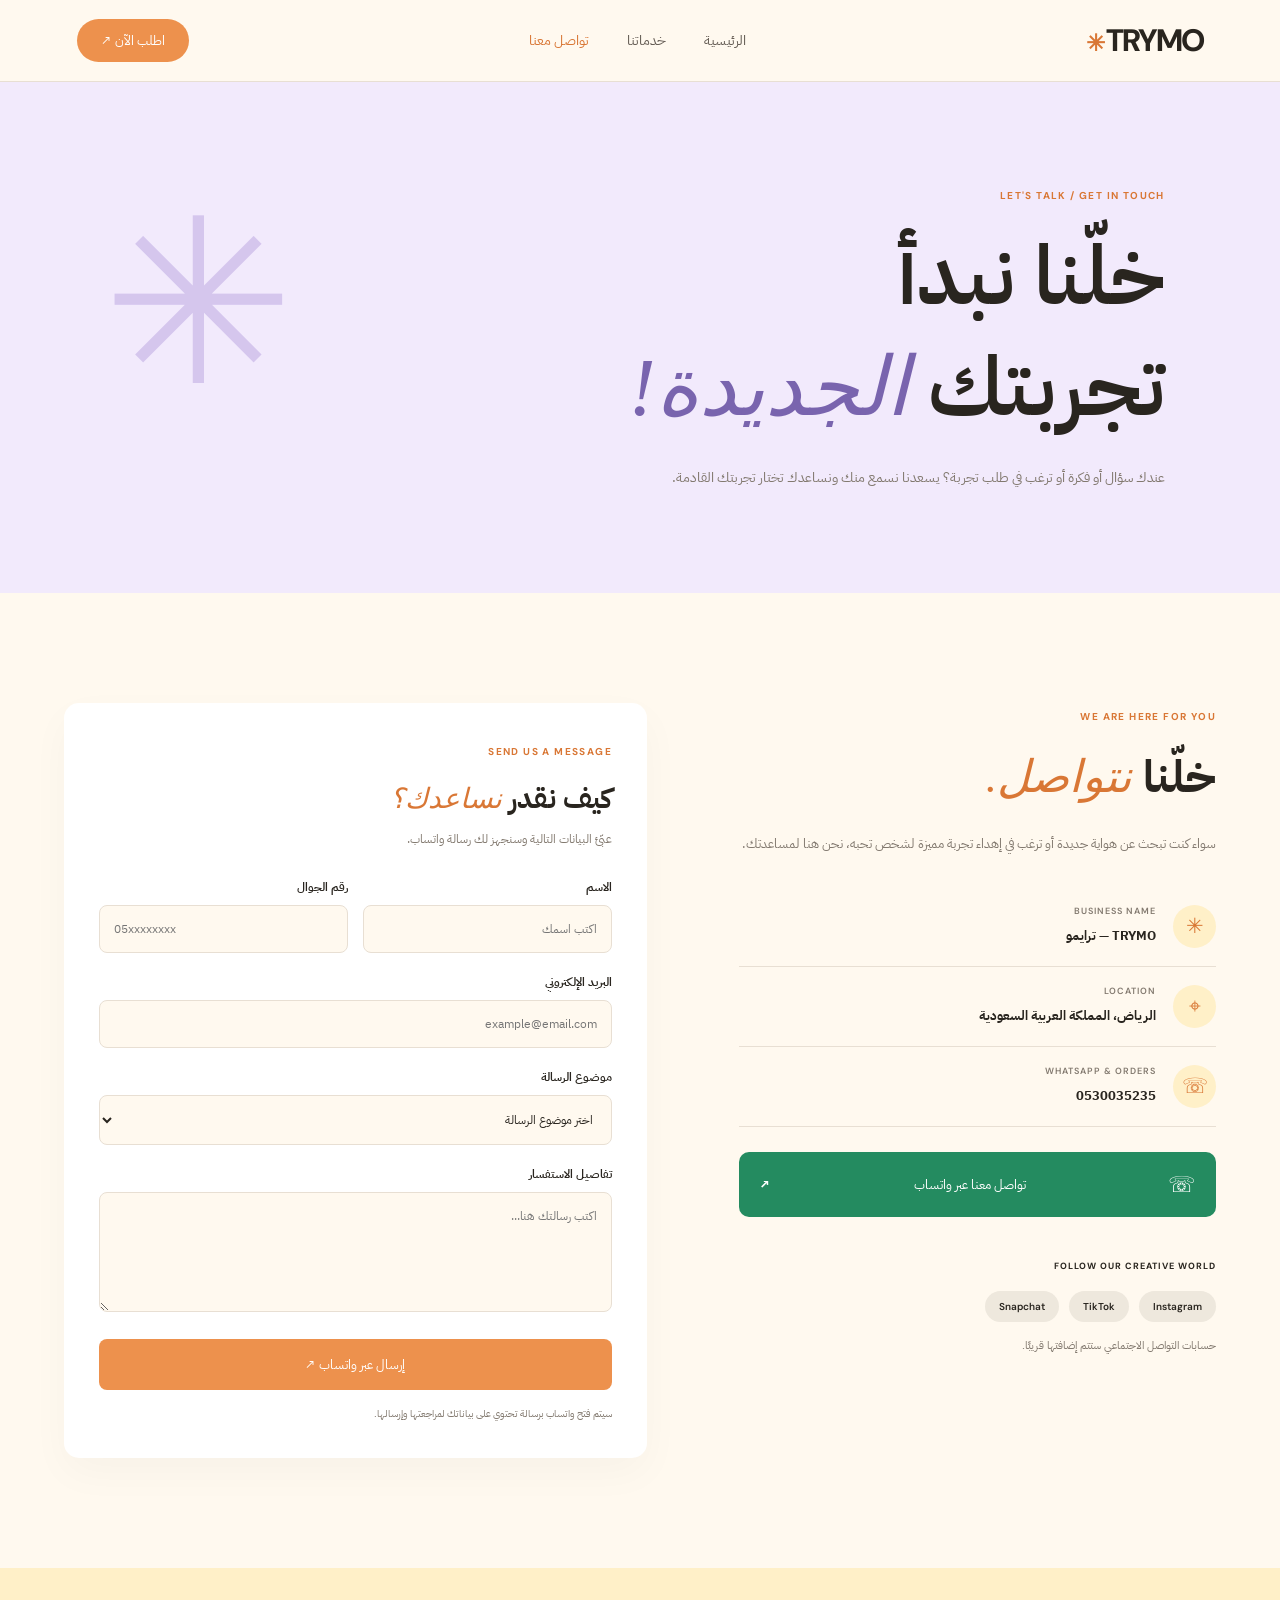
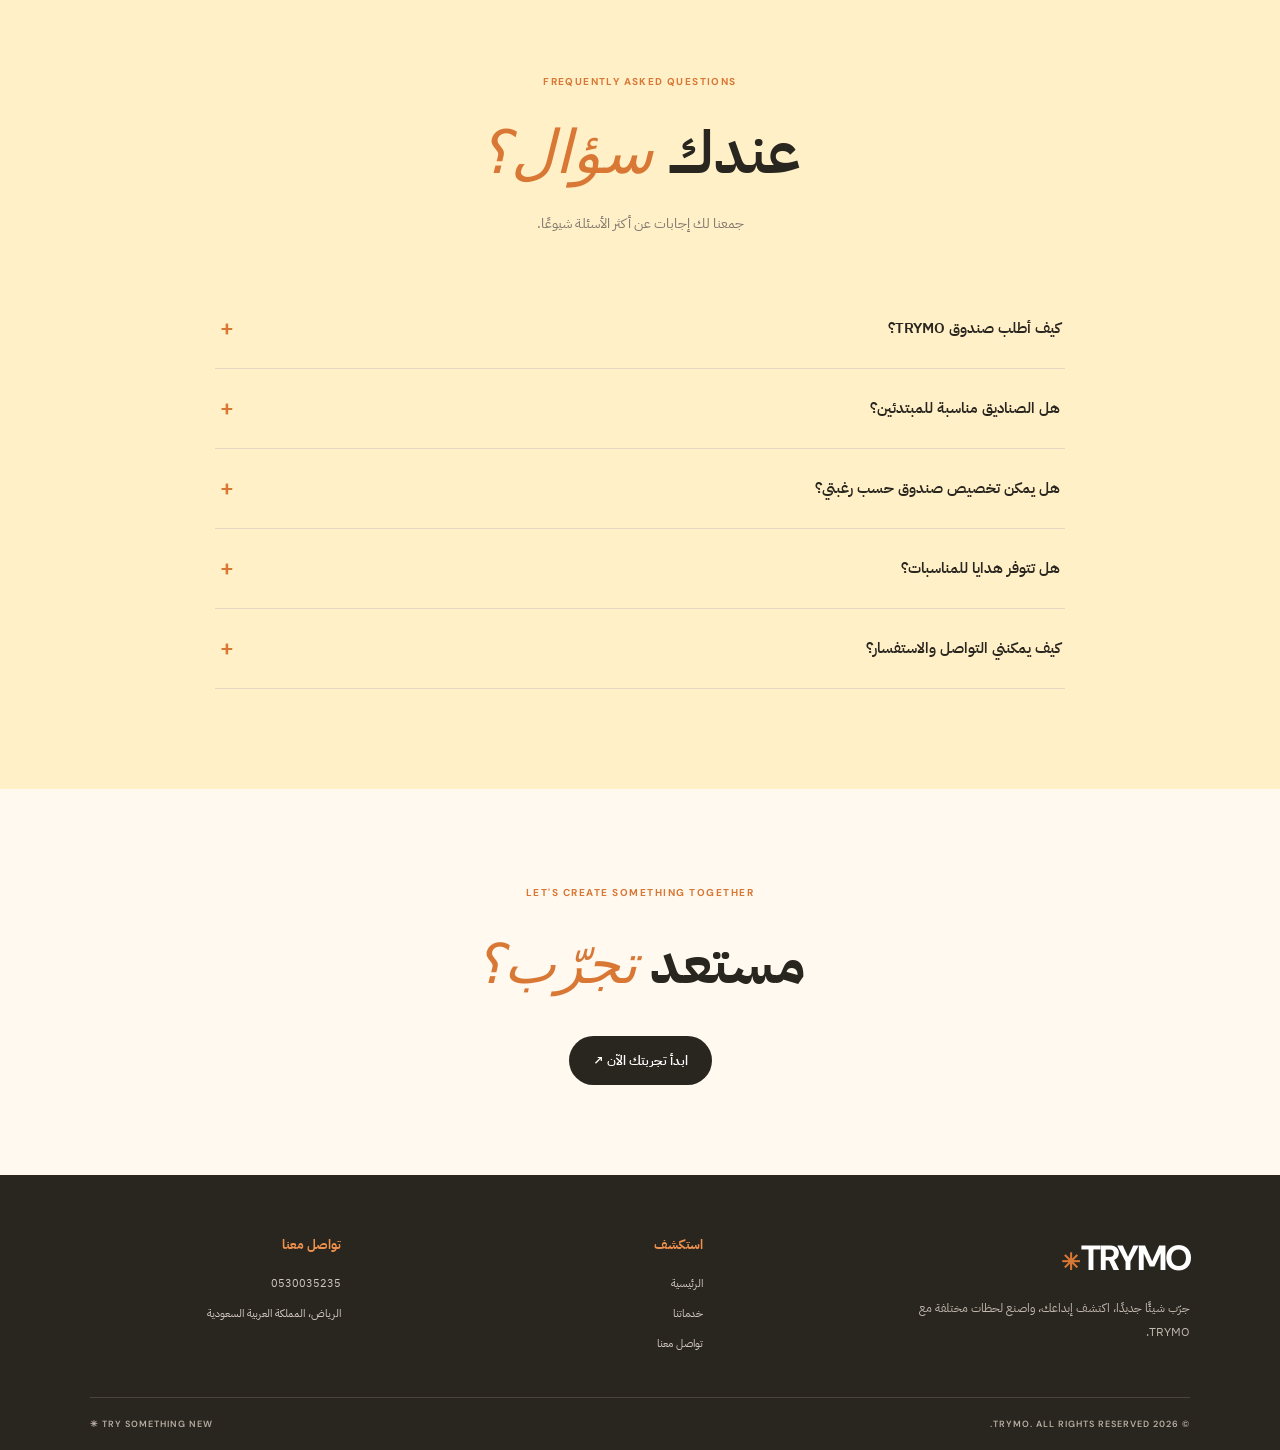
<file: contact.html>
<!DOCTYPE html>

<html lang="ar" dir="rtl">

<head>

    <meta charset="UTF-8">

    <meta name="viewport" content="width=device-width, initial-scale=1.0">

    <title>تواصل معنا | TRYMO</title>

    <link href="https://fonts.googleapis.com/css2?family=DM+Sans:wght@400;500;600;700;800&family=IBM+Plex+Sans+Arabic:wght@400;500;600;700&display=swap" rel="stylesheet">

    <link rel="stylesheet" href="style.css">

</head>

<body>

<header class="site-header">

    <a href="index.html" class="logo">TRYMO<span>✳</span></a>

    <button class="menu-toggle" aria-label="فتح القائمة">☰</button>

    <nav class="nav">

        <a href="index.html">الرئيسية</a>

        <a href="services.html">خدماتنا</a>

        <a href="contact.html" class="active">تواصل معنا</a>

    </nav>

    <a href="https://wa.me/966530035235" target="_blank" class="header-button">

        اطلب الآن ↗

    </a>

</header>

<main>

<section class="contact-hero">

    <span class="section-tag">LET'S TALK / GET IN TOUCH</span>

    <h1>

        خلّنا نبدأ<br>

        تجربتك <em>الجديدة!</em>

    </h1>

    <p>

        عندك سؤال أو فكرة أو ترغب في طلب تجربة؟

        يسعدنا نسمع منك ونساعدك تختار تجربتك القادمة.

    </p>

    <div class="contact-hero-symbol">✳</div>

</section>

<!-- CONTACT INFORMATION -->

<section class="contact-details section-container">

    <div class="contact-info reveal">

        <span class="section-tag">WE ARE HERE FOR YOU</span>

        <h2>خلّنا <em>نتواصل.</em></h2>

        <p>

            سواء كنت تبحث عن هواية جديدة أو ترغب في إهداء

            تجربة مميزة لشخص تحبه، نحن هنا لمساعدتك.

        </p>

        <div class="contact-info-item">

            <span>✳</span>

            <div>

                <small>BUSINESS NAME</small>

                <strong>TRYMO — ترايمو</strong>

            </div>

        </div>

        <div class="contact-info-item">

            <span>⌖</span>

            <div>

                <small>LOCATION</small>

                <strong>الرياض، المملكة العربية السعودية</strong>

            </div>

        </div>

        <div class="contact-info-item">

            <span>☏</span>

            <div>

                <small>WHATSAPP & ORDERS</small>

                <strong dir="ltr">0530035235</strong>

            </div>

        </div>

        <a href="https://wa.me/966530035235?text=مرحباً%20TRYMO،%20أرغب%20في%20الاستفسار."

           target="_blank" class="whatsapp-main">

            <span>☏</span>

            تواصل معنا عبر واتساب

            <b>↗</b>

        </a>

        <div class="social-area">

            <small>FOLLOW OUR CREATIVE WORLD</small>

            <div class="social-links">

                <span>Instagram</span>

                <span>TikTok</span>

                <span>Snapchat</span>

            </div>

            <p>حسابات التواصل الاجتماعي ستتم إضافتها قريبًا.</p>

        </div>

    </div>

    <!-- CONTACT FORM -->

    <div class="contact-form-box reveal">

        <div class="form-heading">

            <span class="section-tag">SEND US A MESSAGE</span>

            <h3>كيف نقدر <em>نساعدك؟</em></h3>

            <p>عبّئ البيانات التالية وسنجهز لك رسالة واتساب.</p>

        </div>

        <form id="contactForm">

            <div class="form-row">

                <div class="form-group">

                    <label for="name">الاسم</label>

                    <input type="text" id="name" name="name"

                           placeholder="اكتب اسمك" required>

                </div>

                <div class="form-group">

                    <label for="phone">رقم الجوال</label>

                    <input type="tel" id="phone" name="phone"

                           placeholder="05xxxxxxxx" required

                           pattern="05[0-9]{8}">

                </div>

            </div>

            <div class="form-group">

                <label for="email">البريد الإلكتروني</label>

                <input type="email" id="email" name="email"

                       placeholder="example@email.com">

            </div>

            <div class="form-group">

                <label for="subject">موضوع الرسالة</label>

                <select id="subject" name="subject" required>

                    <option value="">اختر موضوع الرسالة</option>

                    <option value="طلب صندوق هوايات إبداعية">صناديق الهوايات الإبداعية</option>

                    <option value="طلب صندوق تجربة مخصص">صندوق تجربة مخصص</option>

                    <option value="طلب صندوق هدية">صناديق الهدايا</option>

                    <option value="استفسار عام">استفسار عام</option>

                    <option value="اقتراح أو تعاون">اقتراح أو تعاون</option>

                </select>

            </div>

            <div class="form-group">

                <label for="message">تفاصيل الاستفسار</label>

                <textarea id="message" name="message" rows="5"

                          placeholder="اكتب رسالتك هنا..." required></textarea>

            </div>

            <button type="submit" class="form-submit">

                إرسال عبر واتساب <span>↗</span>

            </button>

            <small class="form-note">

                سيتم فتح واتساب برسالة تحتوي على بياناتك لمراجعتها وإرسالها.

            </small>

        </form>

    </div>

</section>

<!-- FAQ -->

<section class="faq-section">

    <div class="section-container">

        <div class="center-heading reveal">

            <span class="section-tag">FREQUENTLY ASKED QUESTIONS</span>

            <h2>عندك <em>سؤال؟</em></h2>

            <p>جمعنا لك إجابات عن أكثر الأسئلة شيوعًا.</p>

        </div>

        <div class="faq-list">

            <details class="faq-item">

                <summary>

                    كيف أطلب صندوق TRYMO؟

                    <span>+</span>

                </summary>

                <p>

                    يمكنك تصفح خدماتنا واختيار التجربة المناسبة،

                    ثم الضغط على زر اطلب الآن للتواصل معنا عبر واتساب

                    واستكمال تفاصيل الطلب.

                </p>

            </details>

            <details class="faq-item">

                <summary>

                    هل الصناديق مناسبة للمبتدئين؟

                    <span>+</span>

                </summary>

                <p>

                    نعم، تم تصميم التجارب لتكون ممتعة وسهلة،

                    مع توفير الأدوات ودليل إرشادي يساعدك على البدء.

                </p>

            </details>

            <details class="faq-item">

                <summary>

                    هل يمكن تخصيص صندوق حسب رغبتي؟

                    <span>+</span>

                </summary>

                <p>

                    نعم، يمكنك التواصل معنا وشرح اهتماماتك

                    ونوع التجربة التي ترغب في تصميمها.

                </p>

            </details>

            <details class="faq-item">

                <summary>

                    هل تتوفر هدايا للمناسبات؟

                    <span>+</span>

                </summary>

                <p>

                    تتوفر فكرة صناديق الهدايا والتجارب،

                    ويمكنك الاستفسار عن خيارات بطاقة الإهداء

                    والرسائل الشخصية عبر واتساب.

                </p>

            </details>

            <details class="faq-item">

                <summary>

                    كيف يمكنني التواصل والاستفسار؟

                    <span>+</span>

                </summary>

                <p>

                    يمكنك التواصل مباشرة عبر واتساب على الرقم

                    0530035235، أو استخدام نموذج التواصل الموجود في هذه الصفحة.

                </p>

            </details>

        </div>

    </div>

</section>

<section class="contact-bottom-cta">

    <span>LET'S CREATE SOMETHING TOGETHER</span>

    <h2>مستعد <em>تجرّب؟</em></h2>

    <a href="https://wa.me/966530035235?text=مرحباً%20TRYMO،%20أنا%20مستعد%20للبدء!"

       target="_blank" class="btn-dark">

        ابدأ تجربتك الآن ↗

    </a>

</section>

</main>

<footer class="footer">

    <div class="footer-main">

        <div class="footer-about">

            <a href="index.html" class="footer-logo">TRYMO<span>✳</span></a>

            <p>جرّب شيئًا جديدًا، اكتشف إبداعك، واصنع لحظات مختلفة مع TRYMO.</p>

        </div>

        <div class="footer-links">

            <h4>استكشف</h4>

            <a href="index.html">الرئيسية</a>

            <a href="services.html">خدماتنا</a>

            <a href="contact.html">تواصل معنا</a>

        </div>

        <div class="footer-contact">

            <h4>تواصل معنا</h4>

            <a href="https://wa.me/966530035235" target="_blank">0530035235</a>

            <span>الرياض، المملكة العربية السعودية</span>

        </div>

    </div>

    <div class="footer-bottom">

        <span>© 2026 TRYMO. ALL RIGHTS RESERVED.</span>

        <span>TRY SOMETHING NEW ✳</span>

    </div>

</footer>

<script src="script.js"></script>

</body>

</html>
</file>
<file: style.css>
/* =================================
   TRYMO - MAIN STYLE
================================= */

:root {
    --orange: #ed914d;
    --orange-dark: #d97735;
    --yellow: #fff0c8;
    --cream: #fff9ef;
    --purple: #dcd2f5;
    --purple-dark: #7964ae;
    --black: #29251f;
    --muted: #82796f;
    --white: #ffffff;
    --line: #e8dfd3;
}

* {
    box-sizing: border-box;
    margin: 0;
    padding: 0;
}

html {
    scroll-behavior: smooth;
    scroll-padding-top: 90px;
}

body {
    background: var(--cream);
    color: var(--black);
    font-family: 'IBM Plex Sans Arabic', sans-serif;
    overflow-x: hidden;
}

a {
    color: inherit;
    text-decoration: none;
}

button,
input,
textarea,
select {
    font: inherit;
}

button {
    cursor: pointer;
}

img {
    max-width: 100%;
    display: block;
}

.section-container {
    width: min(1200px, 90%);
    margin: auto;
}


/* =================================
   HEADER
================================= */

.site-header {
    height: 82px;
    padding: 0 6%;
    display: flex;
    align-items: center;
    justify-content: space-between;
    background: rgba(255,249,239,.96);
    border-bottom: 1px solid var(--line);
    position: sticky;
    top: 0;
    z-index: 100;
    backdrop-filter: blur(12px);
}

.logo {
    font: 800 31px 'DM Sans', sans-serif;
    letter-spacing: -2px;
}

.logo span,
.footer-logo span {
    color: var(--orange-dark);
    font-size: 23px;
    margin-right: 3px;
}

.nav {
    display: flex;
    align-items: center;
    gap: 38px;
}

.nav a {
    font-size: 14px;
    color: #655d55;
    transition: .3s;
}

.nav a:hover,
.nav a.active {
    color: var(--orange-dark);
}

.header-button {
    background: var(--orange);
    color: white;
    padding: 12px 24px;
    border-radius: 50px;
    font-size: 13px;
    transition: .3s;
}

.header-button:hover {
    background: var(--black);
    transform: translateY(-3px);
}

.menu-toggle {
    display: none;
    background: none;
    border: none;
    font-size: 25px;
}


/* =================================
   GENERAL ELEMENTS
================================= */

.section-tag {
    font: 700 10px 'DM Sans', sans-serif;
    letter-spacing: 1.4px;
    color: var(--orange-dark);
    display: inline-block;
    margin-bottom: 20px;
}

.simple-link {
    display: inline-flex;
    align-items: center;
    gap: 12px;
    font-size: 13px;
    font-weight: 600;
    border-bottom: 1px solid var(--orange);
    padding-bottom: 7px;
    transition: .3s;
}

.simple-link span {
    font-size: 18px;
}

.simple-link:hover {
    color: var(--orange-dark);
    gap: 18px;
}

.btn-primary,
.btn-outline,
.btn-dark {
    display: inline-flex;
    align-items: center;
    justify-content: center;
    gap: 20px;
    padding: 15px 24px;
    border-radius: 50px;
    font-size: 13px;
    font-weight: 600;
    transition: .3s;
}

.btn-primary {
    background: var(--orange);
    color: white;
}

.btn-primary:hover {
    background: var(--orange-dark);
    transform: translateY(-4px);
}

.btn-outline {
    border: 1px solid #cfc3b4;
}

.btn-outline:hover {
    background: var(--yellow);
    transform: translateY(-4px);
}

.btn-dark {
    background: var(--black);
    color: white;
}

.btn-dark:hover {
    background: var(--orange-dark);
    transform: translateY(-4px);
}


/* =================================
   HOME HERO
================================= */

.home-hero {
    min-height: 650px;
    display: grid;
    grid-template-columns: 1fr 1fr;
    align-items: center;
    gap: 5%;
    padding: 70px 9%;
    overflow: hidden;
}

.hero-content {
    position: relative;
    z-index: 2;
}

.hero-tag {
    display: inline-flex;
    gap: 10px;
    align-items: center;
    color: var(--orange-dark);
    font: 700 10px 'DM Sans';
    letter-spacing: 1.2px;
    margin-bottom: 25px;
}

.hero-tag span {
    font-size: 20px;
}

.home-hero h1 {
    font-size: clamp(50px,6vw,78px);
    line-height: 1.3;
    font-weight: 600;
    letter-spacing: -2px;
}

.home-hero h1 em,
.about h2 em,
.section-heading h2 em,
.center-heading h2 em,
.services-hero h1 em,
.service-content h2 em,
.services-cta h2 em,
.contact-hero h1 em,
.contact-info h2 em,
.form-heading h3 em,
.contact-bottom-cta h2 em,
.home-cta h2 em {
    color: var(--orange-dark);
    font-family: Georgia, serif;
    font-weight: 400;
}

.hero-content > p {
    max-width: 490px;
    color: var(--muted);
    line-height: 2.1;
    font-size: 14px;
    margin: 25px 0 30px;
}

.hero-buttons {
    display: flex;
    gap: 12px;
    flex-wrap: wrap;
}

.hero-caption {
    display: flex;
    gap: 25px;
    margin-top: 50px;
    color: #a39a8d;
    font: 600 8px 'DM Sans';
    letter-spacing: 1px;
}


/* HERO ILLUSTRATION */

.hero-visual {
    height: 470px;
    background: var(--yellow);
    position: relative;
    display: grid;
    place-items: center;
    border-radius: 48% 52% 43% 57% / 51% 44% 56% 49%;
}

.hero-circle {
    width: 330px;
    height: 330px;
    border: 1px dashed #e7b46d;
    border-radius: 50%;
    position: absolute;
}

.main-box {
    width: 260px;
    height: 285px;
    background: var(--orange);
    border-radius: 8px 8px 22px 22px;
    transform: rotate(-6deg);
    box-shadow: 15px 20px 0 #d9b88b;
    position: relative;
    z-index: 2;
    color: white;
    padding: 25px;
    display: flex;
    flex-direction: column;
    align-items: center;
    justify-content: space-between;
}

.box-top {
    font: 800 35px 'DM Sans';
    letter-spacing: -2px;
}

.box-symbol {
    font-size: 90px;
    line-height: 1;
}

.box-text {
    font: 800 15px/1.1 'DM Sans';
    text-align: center;
    letter-spacing: 1px;
}

.box-bottom {
    font: 600 8px 'DM Sans';
    letter-spacing: 1.5px;
}

.floating-label {
    position: absolute;
    background: white;
    padding: 12px 17px;
    border-radius: 40px;
    font: 700 9px 'DM Sans';
    color: var(--black);
    box-shadow: 0 8px 20px #00000010;
    z-index: 4;
}

.label-one {
    top: 45px;
    right: -15px;
    transform: rotate(8deg);
}

.label-two {
    bottom: 45px;
    left: -20px;
    transform: rotate(-5deg);
}

.mini-card {
    position: absolute;
    background: var(--purple);
    width: 80px;
    height: 95px;
    display: flex;
    flex-direction: column;
    justify-content: center;
    align-items: center;
    border-radius: 12px;
    z-index: 3;
    box-shadow: 0 10px 20px #00000010;
}

.mini-card span {
    font-size: 33px;
}

.mini-card small {
    font: 700 8px 'DM Sans';
}

.card-one {
    top: 80px;
    left: 15px;
    transform: rotate(-12deg);
}

.card-two {
    bottom: 75px;
    right: 10px;
    transform: rotate(10deg);
    background: #fff;
}


/* =================================
   MARQUEE
================================= */

.marquee {
    overflow: hidden;
    background: var(--orange);
    color: white;
    padding: 19px 0;
    white-space: nowrap;
}

.marquee-track {
    display: flex;
    width: max-content;
    gap: 55px;
    animation: marquee 25s linear infinite;
}

.marquee-track span {
    font: 700 13px 'DM Sans';
    letter-spacing: 2px;
}

@keyframes marquee {
    from {
        transform: translateX(0);
    }

    to {
        transform: translateX(50%);
    }
}


/* =================================
   ABOUT
================================= */

.about {
    padding-top: 120px;
    padding-bottom: 120px;
    display: grid;
    grid-template-columns: 1fr 1fr;
    gap: 10%;
    align-items: center;
}

.about h2 {
    font-size: clamp(42px,5vw,65px);
    line-height: 1.5;
    font-weight: 600;
}

.about-text h3 {
    font-size: 25px;
    margin-bottom: 20px;
}

.about-text p {
    font-size: 14px;
    color: var(--muted);
    line-height: 2.1;
    margin-bottom: 15px;
}

.about-text .simple-link {
    margin-top: 20px;
}


/* =================================
   WHY TRYMO
================================= */

.why-section {
    background: var(--yellow);
    padding: 100px 0;
}

.center-heading {
    text-align: center;
    margin-bottom: 55px;
}

.center-heading h2 {
    font-size: clamp(40px,5vw,60px);
    font-weight: 600;
}

.center-heading > p {
    color: var(--muted);
    margin-top: 15px;
    font-size: 14px;
}

.benefits-grid {
    display: grid;
    grid-template-columns: repeat(5,1fr);
    gap: 15px;
}

.benefit {
    background: var(--cream);
    padding: 30px 17px;
    border-radius: 15px;
    min-height: 190px;
    transition: .3s;
}

.benefit:hover {
    transform: translateY(-8px);
    box-shadow: 0 12px 25px #0000000c;
}

.benefit > span {
    font-size: 30px;
    color: var(--orange-dark);
}

.benefit h3 {
    font-size: 15px;
    margin: 18px 0 10px;
}

.benefit p {
    font-size: 11px;
    color: var(--muted);
    line-height: 1.9;
}


/* =================================
   FEATURED EXPERIENCES
================================= */

.featured {
    padding-top: 120px;
    padding-bottom: 120px;
}

.section-heading {
    display: flex;
    justify-content: space-between;
    align-items: end;
    margin-bottom: 45px;
}

.section-heading h2 {
    font-size: clamp(35px,4vw,53px);
    font-weight: 600;
}

.featured-grid {
    display: grid;
    grid-template-columns: repeat(3,1fr);
    gap: 22px;
}

.experience-card {
    transition: .3s;
}

.experience-card:hover {
    transform: translateY(-7px);
}

.experience-image {
    height: 300px;
    position: relative;
    overflow: hidden;
    border-radius: 15px;
    background: var(--yellow);
}

.experience-image img,
.service-image img {
    width: 100%;
    height: 100%;
    object-fit: cover;
    transition: transform .7s;
}

.experience-card:hover img,
.service-card:hover .service-image img {
    transform: scale(1.07);
}

.image-number {
    position: absolute;
    top: 15px;
    right: 15px;
    background: white;
    width: 35px;
    height: 35px;
    border-radius: 50%;
    display: grid;
    place-items: center;
    font: 700 11px 'DM Sans';
}

.image-icon {
    position: absolute;
    bottom: 15px;
    left: 15px;
    font-size: 30px;
}

.experience-info {
    padding: 20px 5px;
}

.experience-info > span {
    font: 600 9px 'DM Sans';
    color: var(--orange-dark);
    letter-spacing: 1px;
}

.experience-info h3 {
    font-size: 19px;
    margin: 8px 0 15px;
}

.experience-info .simple-link {
    font-size: 11px;
}


/* =================================
   HOME CTA
================================= */

.home-cta {
    text-align: center;
    background: var(--purple);
    padding: 90px 20px;
    position: relative;
    overflow: hidden;
}

.home-cta > span {
    font: 700 10px 'DM Sans';
    letter-spacing: 2px;
    color: var(--purple-dark);
}

.home-cta h2 {
    font-size: clamp(42px,6vw,70px);
    line-height: 1.4;
    margin: 20px 0 30px;
}

.home-cta h2 em {
    color: var(--purple-dark);
}

.cta-decoration {
    position: absolute;
    left: 10%;
    top: 5%;
    font-size: 100px;
    color: #fff8;
}


/* =================================
   SERVICES PAGE
================================= */

.services-hero,
.contact-hero {
    background: var(--yellow);
    padding: 100px 9%;
    position: relative;
    overflow: hidden;
}

.services-hero h1,
.contact-hero h1 {
    font-size: clamp(48px,7vw,82px);
    line-height: 1.35;
    font-weight: 600;
    position: relative;
    z-index: 2;
}

.services-hero > p,
.contact-hero > p {
    max-width: 530px;
    color: var(--muted);
    line-height: 2.1;
    margin-top: 20px;
    font-size: 14px;
    position: relative;
    z-index: 2;
}

.services-hero-shape,
.contact-hero-symbol {
    position: absolute;
    left: 8%;
    top: 10%;
    color: #e8b36d;
    font-size: 230px;
    opacity: .7;
}

.services-list {
    padding-top: 100px;
    padding-bottom: 80px;
}

.service-card {
    display: grid;
    grid-template-columns: 1fr 1fr;
    gap: 8%;
    align-items: center;
    margin-bottom: 120px;
}

.service-card.reverse .service-image {
    order: 2;
}

.service-card.reverse .service-content {
    order: 1;
}

.service-image {
    height: 440px;
    position: relative;
    overflow: hidden;
    border-radius: 15px;
    background: var(--yellow);
}

.service-image img {
    position: absolute;
    inset: 0;
}

.service-number {
    position: absolute;
    top: 20px;
    right: 20px;
    background: white;
    width: 45px;
    height: 45px;
    display: grid;
    place-items: center;
    border-radius: 50%;
    font: 700 13px 'DM Sans';
}

.service-sticker {
    position: absolute;
    left: 20px;
    bottom: 20px;
    background: var(--orange);
    color: white;
    width: 105px;
    height: 105px;
    border-radius: 50%;
    display: grid;
    place-content: center;
    text-align: center;
    font: 800 13px/1.3 'DM Sans';
    transform: rotate(-10deg);
}

.purple-sticker {
    background: var(--purple-dark);
}

.service-content h2 {
    font-size: clamp(36px,4vw,52px);
    line-height: 1.4;
    margin-bottom: 20px;
    font-weight: 600;
}

.service-content > p {
    color: var(--muted);
    line-height: 2.1;
    font-size: 13px;
    margin-bottom: 20px;
}

.service-content h4 {
    margin-bottom: 15px;
    font-size: 14px;
}

.hobby-tags {
    display: flex;
    flex-wrap: wrap;
    gap: 9px;
}

.hobby-tags span {
    padding: 10px 14px;
    border-radius: 30px;
    background: #f1e8dc;
    font-size: 11px;
}

.service-content .service-note {
    margin-top: 20px;
    font-size: 12px;
}

.whatsapp-order {
    margin-top: 10px;
}

.services-cta {
    text-align: center;
    background: var(--purple);
    padding: 90px 20px;
}

.services-cta > span {
    font: 700 10px 'DM Sans';
    letter-spacing: 2px;
    color: var(--purple-dark);
}

.services-cta h2 {
    font-size: clamp(45px,6vw,68px);
    margin: 20px 0;
    line-height: 1.4;
}

.services-cta h2 em {
    color: var(--purple-dark);
}

.services-cta p {
    color: var(--muted);
    margin-bottom: 25px;
    font-size: 14px;
}


/* =================================
   CONTACT PAGE
================================= */

.contact-hero {
    background: #f2eafc;
}

.contact-hero h1 em {
    color: var(--purple-dark);
}

.contact-hero-symbol {
    color: #c9b7e8;
}

.contact-details {
    padding-top: 110px;
    padding-bottom: 110px;
    display: grid;
    grid-template-columns: .9fr 1.1fr;
    gap: 8%;
    align-items: start;
}

.contact-info h2 {
    font-size: 45px;
    margin-bottom: 20px;
}

.contact-info > p {
    color: var(--muted);
    font-size: 13px;
    line-height: 2;
    margin-bottom: 30px;
}

.contact-info-item {
    display: flex;
    gap: 17px;
    align-items: center;
    padding: 18px 0;
    border-bottom: 1px solid var(--line);
}

.contact-info-item > span {
    width: 43px;
    height: 43px;
    display: grid;
    place-items: center;
    background: var(--yellow);
    border-radius: 50%;
    color: var(--orange-dark);
    font-size: 21px;
}

.contact-info-item small {
    display: block;
    color: var(--muted);
    font: 600 9px 'DM Sans';
    letter-spacing: 1px;
    margin-bottom: 6px;
}

.contact-info-item strong {
    font-size: 13px;
}

.whatsapp-main {
    display: flex;
    align-items: center;
    justify-content: space-between;
    background: #248b60;
    color: white;
    padding: 16px 20px;
    border-radius: 10px;
    margin-top: 25px;
    font-size: 13px;
    transition: .3s;
}

.whatsapp-main:hover {
    background: #176b47;
    transform: translateY(-3px);
}

.whatsapp-main > span {
    font-size: 22px;
}

.social-area {
    margin-top: 35px;
}

.social-area > small {
    font: 700 9px 'DM Sans';
    letter-spacing: 1px;
}

.social-links {
    display: flex;
    gap: 10px;
    flex-wrap: wrap;
    margin: 15px 0;
}

.social-links span {
    padding: 9px 14px;
    background: #eee8dd;
    border-radius: 30px;
    font: 600 10px 'DM Sans';
}

.social-area p {
    color: var(--muted);
    font-size: 11px;
}


/* CONTACT FORM */

.contact-form-box {
    background: white;
    border-radius: 15px;
    padding: 35px;
    box-shadow: 0 15px 40px #00000008;
}

.form-heading h3 {
    font-size: 28px;
    margin-bottom: 10px;
}

.form-heading p {
    font-size: 12px;
    color: var(--muted);
    margin-bottom: 30px;
}

.form-row {
    display: grid;
    grid-template-columns: 1fr 1fr;
    gap: 15px;
}

.form-group {
    margin-bottom: 20px;
}

.form-group label {
    display: block;
    font-size: 12px;
    margin-bottom: 9px;
    font-weight: 600;
}

.form-group input,
.form-group textarea,
.form-group select {
    width: 100%;
    background: var(--cream);
    border: 1px solid var(--line);
    padding: 14px;
    border-radius: 8px;
    outline: none;
    font-size: 12px;
    color: var(--black);
    transition: .3s;
}

.form-group input:focus,
.form-group textarea:focus,
.form-group select:focus {
    border-color: var(--orange);
    background: white;
}

.form-group textarea {
    resize: vertical;
    min-height: 120px;
}

.form-submit {
    width: 100%;
    border: none;
    background: var(--orange);
    color: white;
    padding: 16px;
    border-radius: 8px;
    font-size: 13px;
    transition: .3s;
}

.form-submit:hover {
    background: var(--orange-dark);
}

.form-note {
    display: block;
    color: var(--muted);
    font-size: 10px;
    margin-top: 15px;
    line-height: 1.8;
}


/* =================================
   FAQ
================================= */

.faq-section {
    background: var(--yellow);
    padding: 100px 0;
}

.faq-list {
    max-width: 850px;
    margin: auto;
}

.faq-item {
    border-bottom: 1px solid #e4d8c4;
    padding: 22px 5px;
}

.faq-item summary {
    display: flex;
    justify-content: space-between;
    align-items: center;
    cursor: pointer;
    list-style: none;
    font-size: 15px;
    font-weight: 600;
}

.faq-item summary::-webkit-details-marker {
    display: none;
}

.faq-item summary span {
    color: var(--orange-dark);
    font-size: 23px;
    transition: .3s;
}

.faq-item[open] summary span {
    transform: rotate(45deg);
}

.faq-item p {
    color: var(--muted);
    font-size: 13px;
    line-height: 2;
    padding-top: 15px;
    max-width: 700px;
}


/* =================================
   CONTACT CTA
================================= */

.contact-bottom-cta {
    text-align: center;
    padding: 90px 20px;
}

.contact-bottom-cta > span {
    font: 700 10px 'DM Sans';
    letter-spacing: 1.5px;
    color: var(--orange-dark);
}

.contact-bottom-cta h2 {
    font-size: 55px;
    margin: 20px 0 30px;
}


/* =================================
   FOOTER
================================= */

.footer {
    background: var(--black);
    color: white;
    padding: 60px 7% 20px;
}

.footer-main {
    display: grid;
    grid-template-columns: 1.5fr 1fr 1fr;
    gap: 10%;
    padding-bottom: 45px;
}

.footer-logo {
    font: 800 35px 'DM Sans';
    letter-spacing: -2px;
}

.footer-about p {
    color: #c1b8ae;
    font-size: 12px;
    line-height: 2;
    max-width: 280px;
    margin-top: 15px;
}

.footer-links,
.footer-contact {
    display: flex;
    flex-direction: column;
    gap: 13px;
}

.footer-links h4,
.footer-contact h4 {
    color: var(--orange);
    font-size: 13px;
    margin-bottom: 8px;
}

.footer-links a,
.footer-contact a,
.footer-contact span {
    font-size: 11px;
    color: #d1c9bf;
    transition: .3s;
}

.footer-links a:hover,
.footer-contact a:hover {
    color: var(--orange);
}

.footer-bottom {
    border-top: 1px solid #4b443c;
    padding-top: 20px;
    display: flex;
    justify-content: space-between;
    color: #b8aea3;
    font: 600 9px 'DM Sans';
    letter-spacing: 1px;
}


/* =================================
   SCROLL ANIMATION
================================= */

.reveal {
    opacity: 0;
    transform: translateY(25px);
    transition: opacity .8s ease, transform .8s ease;
}

.reveal.visible {
    opacity: 1;
    transform: translateY(0);
}


/* =================================
   TABLET
================================= */

@media (max-width: 900px) {

    .home-hero {
        padding: 60px 6%;
        grid-template-columns: 1fr 1fr;
    }

    .hero-visual {
        height: 370px;
    }

    .main-box {
        width: 200px;
        height: 240px;
    }

    .box-symbol {
        font-size: 65px;
    }

    .benefits-grid {
        grid-template-columns: repeat(3,1fr);
    }

    .service-card {
        gap: 4%;
    }

    .service-image {
        height: 360px;
    }

    .contact-details {
        gap: 4%;
    }

}


/* =================================
   MOBILE
================================= */

@media (max-width: 650px) {

    .site-header {
        height: 70px;
        padding: 0 5%;
    }

    .logo {
        font-size: 27px;
    }

    .menu-toggle {
        display: block;
        order: 3;
    }

    .header-button {
        margin-right: auto;
        margin-left: 15px;
        padding: 10px 16px;
        font-size: 11px;
    }

    .nav {
        display: none;
        position: absolute;
        top: 69px;
        right: 0;
        left: 0;
        background: var(--cream);
        padding: 25px 7%;
        flex-direction: column;
        align-items: flex-start;
        gap: 22px;
        border-bottom: 1px solid var(--line);
    }

    .nav.open {
        display: flex;
    }

    .home-hero {
        grid-template-columns: 1fr;
        padding: 60px 7%;
        gap: 50px;
    }

    .home-hero h1 {
        font-size: clamp(48px,12vw,65px);
    }

    .hero-content > p {
        font-size: 13px;
    }

    .hero-buttons {
        gap: 10px;
    }

    .btn-primary,
    .btn-outline {
        padding: 13px 16px;
        font-size: 11px;
    }

    .hero-visual {
        height: 360px;
    }

    .hero-circle {
        width: 260px;
        height: 260px;
    }

    .main-box {
        width: 190px;
        height: 235px;
    }

    .label-one {
        right: 0;
    }

    .label-two {
        left: 0;
    }

    .about {
        grid-template-columns: 1fr;
        gap: 30px;
        padding-top: 80px;
        padding-bottom: 80px;
    }

    .about h2 {
        font-size: 48px;
    }

    .why-section {
        padding: 75px 0;
    }

    .benefits-grid {
        grid-template-columns: repeat(2,1fr);
        gap: 10px;
    }

    .benefit {
        min-height: 170px;
        padding: 20px 13px;
    }

    .benefit h3 {
        font-size: 13px;
    }

    .benefit p {
        font-size: 10px;
    }

    .featured {
        padding-top: 80px;
        padding-bottom: 80px;
    }

    .section-heading {
        align-items: flex-start;
        flex-direction: column;
        gap: 20px;
    }

    .featured-grid {
        grid-template-columns: 1fr;
        gap: 25px;
    }

    .experience-image {
        height: 280px;
    }

    .home-cta {
        padding: 75px 15px;
    }

    .home-cta h2 {
        font-size: 44px;
    }

    .services-hero,
    .contact-hero {
        padding: 75px 7%;
    }

    .services-hero h1,
    .contact-hero h1 {
        font-size: 51px;
    }

    .services-hero-shape,
    .contact-hero-symbol {
        font-size: 120px;
        left: -10px;
        top: 20%;
    }

    .services-list {
        padding-top: 70px;
    }

    .service-card,
    .service-card.reverse {
        grid-template-columns: 1fr;
        gap: 25px;
        margin-bottom: 80px;
    }

    .service-card.reverse .service-image,
    .service-card.reverse .service-content {
        order: initial;
    }

    .service-image {
        height: 320px;
    }

    .service-content h2 {
        font-size: 39px;
    }

    .services-cta {
        padding: 75px 15px;
    }

    .services-cta h2 {
        font-size: 45px;
    }

    .contact-details {
        grid-template-columns: 1fr;
        gap: 50px;
        padding-top: 75px;
        padding-bottom: 75px;
    }

    .contact-info h2 {
        font-size: 39px;
    }

    .contact-form-box {
        padding: 23px 17px;
    }

    .form-row {
        grid-template-columns: 1fr;
        gap: 0;
    }

    .faq-section {
        padding: 75px 0;
    }

    .faq-item summary {
        font-size: 13px;
    }

    .contact-bottom-cta h2 {
        font-size: 44px;
    }

    .footer {
        padding: 45px 7% 20px;
    }

    .footer-main {
        grid-template-columns: 1fr 1fr;
        gap: 35px 15px;
    }

    .footer-about {
        grid-column: 1 / -1;
    }

    .footer-bottom {
        flex-direction: column;
        gap: 12px;
        font-size: 8px;
    }

}


/* REDUCED MOTION */

@media (prefers-reduced-motion: reduce) {

    html {
        scroll-behavior: auto;
    }

    *,
    *::before,
    *::after {
        animation: none !important;
        transition: none !important;
    }

    .reveal {
        opacity: 1;
        transform: none;
    }

}
</file>
